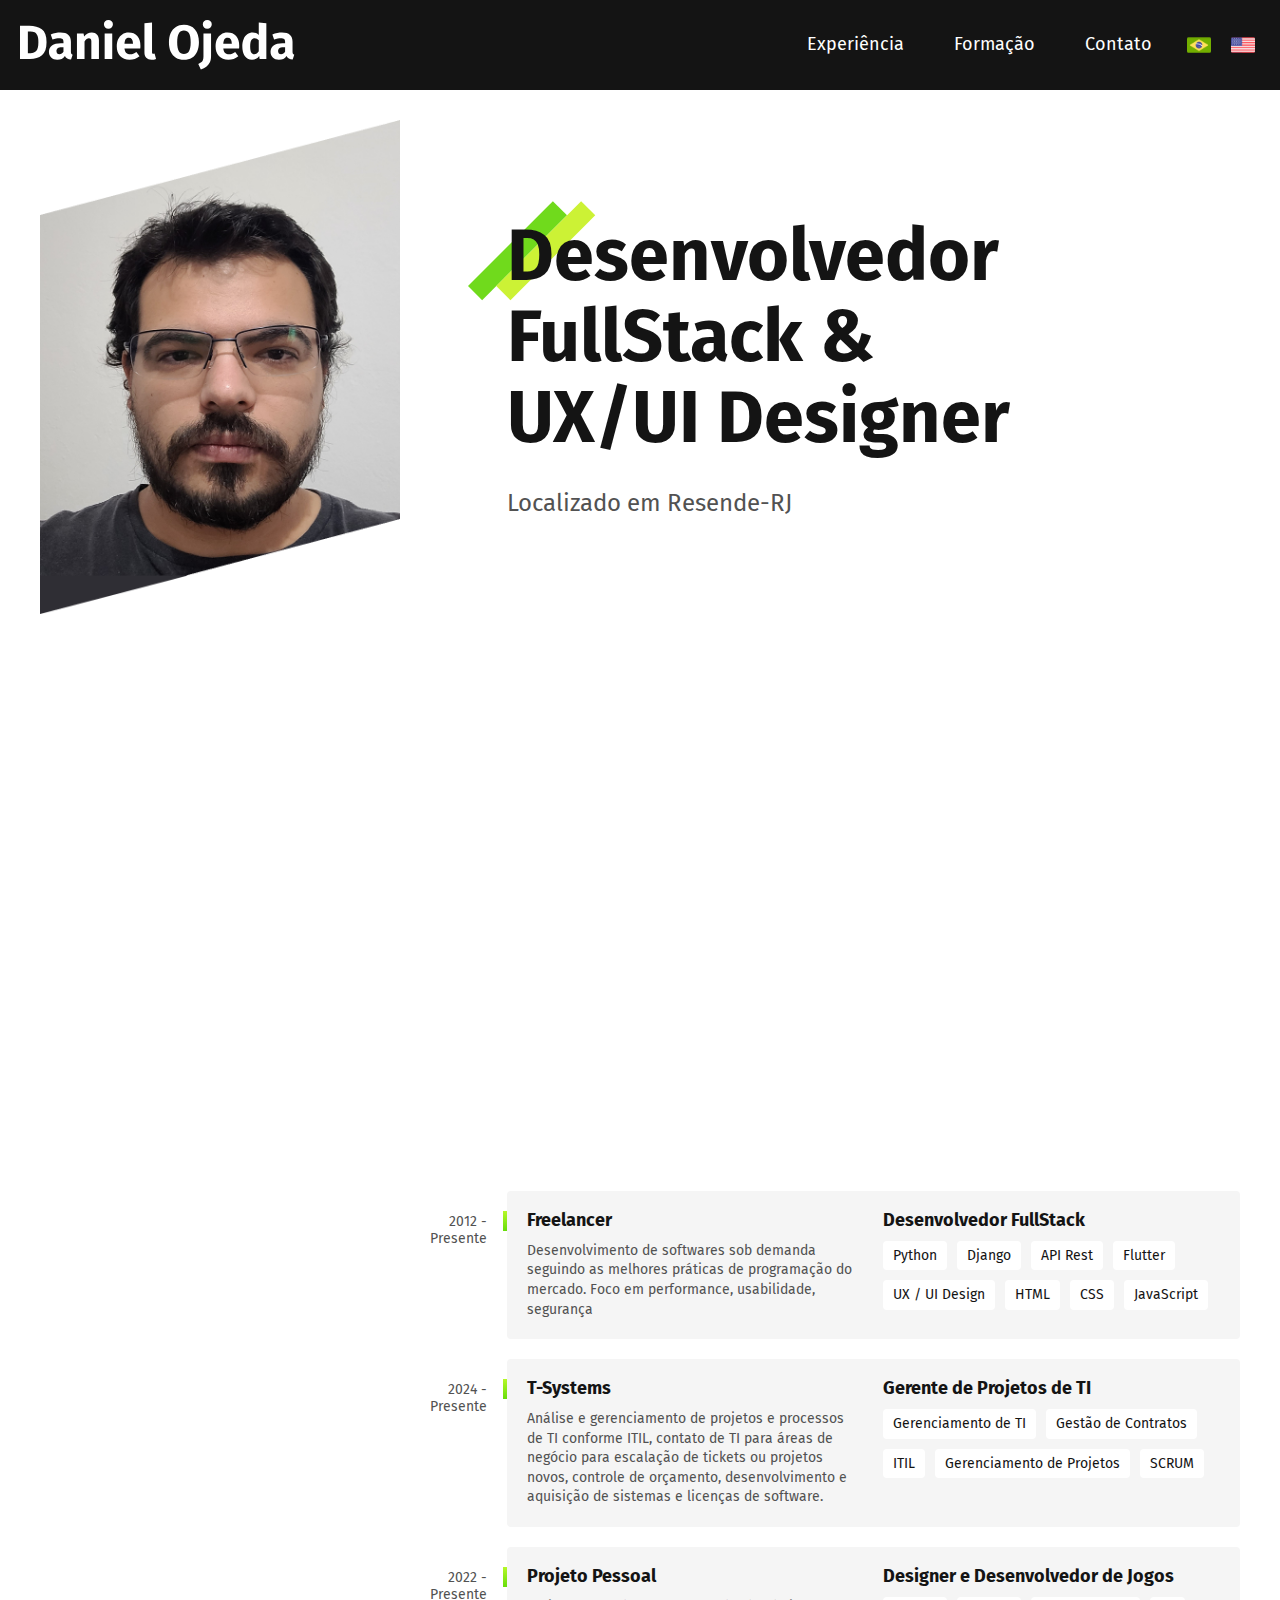
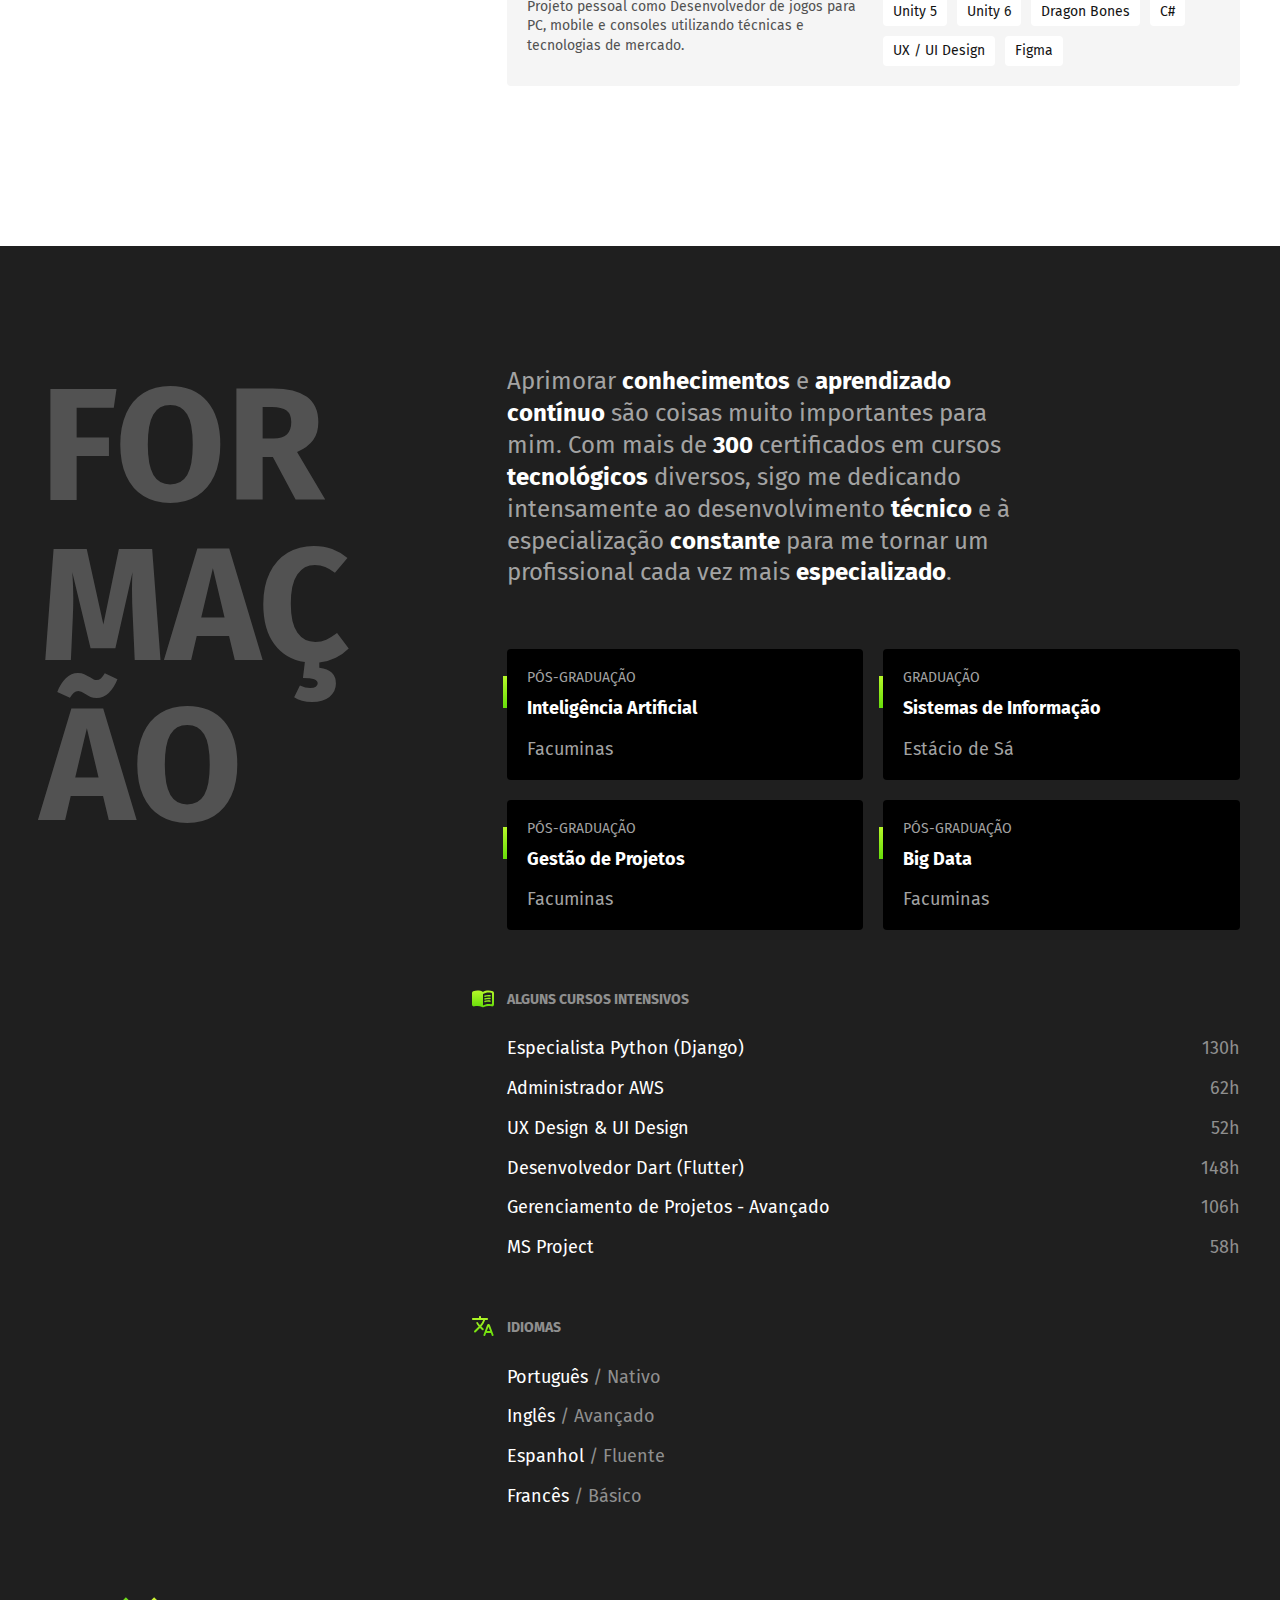
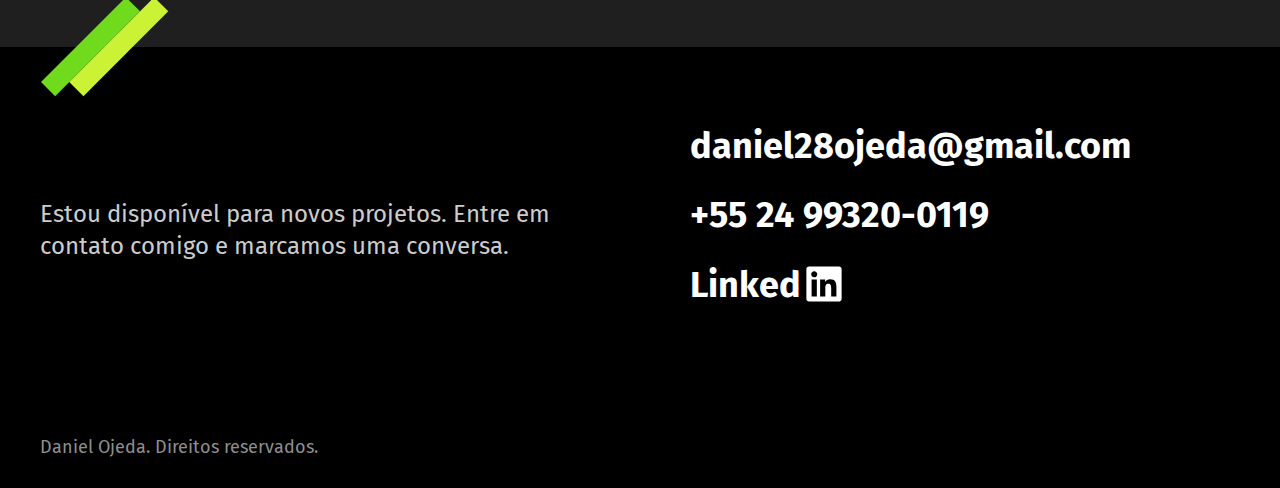
<file: index.html>
<!DOCTYPE html>
<html lang="pt-br">

<head>
  <meta charset="UTF-8">
  <meta name="viewport" content="width=device-width, initial-scale=1.0">
  <meta name="description" content="Desenvolvedor FullStack Python e UX/UI Designer">
  
  <link rel="icon" href="./favicon6.svg" type="image/svg+xml">
  
  <link rel="preload" href="./css/style.css" as="style">
  <link rel="stylesheet" href="./css/style.css">
  <link rel="preconnect" href="https://fonts.googleapis.com">
  <link rel="preconnect" href="https://fonts.gstatic.com" crossorigin>
  <link href="https://fonts.googleapis.com/css2?family=Fira+Sans:ital,wght@0,100;0,200;0,300;0,400;0,500;0,600;0,700;0,800;0,900;1,100;1,200;1,300;1,400;1,500;1,600;1,700;1,800;1,900&display=swap" rel="stylesheet">
  
  <script>document.documentElement.classList.add('js');</script>

  <title>Daniel Ojeda - Desenvolvedor e Designer</title>

</head>

<body>
  <header class="container">
    <div class="header">
      <a href="#inicio"><img src="./img/marca2.svg" alt="Daniel Ojeda" width="275" height="50"></a>
      <nav class="header-nav">
        <ul class="header-menu">
          <li><a href="#experiencia">Experiência</a></li>
          <li><a href="#formacao">Formação</a></li>
          <li><a href="#contato">Contato</a></li>
        </ul>
        <ul class="language-menu">
          <li><a href="./index.html"><img class="language-icon" src="./img/brasil.svg" alt="language pt-br"></a></li>
          <li><a href="./index_en.html"><img class="language-icon" src="./img/usa.svg" alt="language en-us"></a></li>
        </ul>
      </nav>
    </div>
  </header>

  <main class="introducao" id="inicio">
    <img src="./img/perfil.png" alt="Daniel Ojeda" width="360" height="520" class="fadeInDown" data-anime="100">
    <div data-anime="600" class="fadeInDown">
      <h1>Desenvolvedor<br>FullStack &<br>UX/UI Designer</h1>
      <p>Localizado em Resende-RJ</p>
    </div>
  </main>

  <section class="experiencia" id="experiencia" aria-label="Experiência">
    <h2 class="subtitulo fadeInDown" data-anime="800">Experiência</h2>
    <div>
      <p class="experiencia-texto fadeInDown" data-anime="1100">Com experiência tanto em <strong>programação</strong> quanto em <strong>gerenciamento de projetos</strong>, tenho total capacidade de liderar equipes multidisciplinares e entregar <strong>soluções tecnológicas eficientes</strong>. Minha trajetória inclui desenvolvimento de <strong>sistemas complexos</strong> utilizando diversas linguagens e <strong>frameworks</strong>, além de <strong>gestão de contratos</strong> em grandes empresas. Estou sempre em busca de novos desafios que me permitam aplicar e expandir minhas habilidades técnicas e gerenciais.</p>

      <div>
        <div class="empresa">
          <span class="empresa-ano">2012 - Presente</span>
          <h3 class="empresa-titulo">Freelancer</h3>
          <span class="empresa-titulo">Desenvolvedor FullStack</span>
          <p class="empresa-texto">Desenvolvimento de softwares sob demanda seguindo as melhores práticas de programação do mercado. Foco em performance, usabilidade, segurança</p>
          <ul class="empresa-habilidades">
            <li>Python</li>
            <li>Django</li>
            <li>API Rest</li>
            <li>Flutter</li>
            <li>UX / UI Design</li>
            <li>HTML</li>
            <li>CSS</li>
            <li>JavaScript</li>
          </ul>
        </div>
  
        <div class="empresa">
          <span class="empresa-ano">2024 - Presente</span>
          <h3 class="empresa-titulo">T-Systems</h3>
          <span class="empresa-titulo">Gerente de Projetos de TI</span>
          <p class="empresa-texto">Análise e gerenciamento de projetos e processos de TI conforme ITIL, contato de TI para áreas de negócio para escalação de tickets ou projetos novos, controle de orçamento, desenvolvimento e aquisição de sistemas e licenças de software.</p>
          <ul class="empresa-habilidades">
            <li>Gerenciamento de TI</li>
            <li>Gestão de Contratos</li>
            <li>ITIL</li>
            <li>Gerenciamento de Projetos</li>
            <li>SCRUM</li>
          </ul>
        </div>
  
        <div class="empresa">
          <span class="empresa-ano">2022 - Presente</span>
          <h3 class="empresa-titulo">Projeto Pessoal</h3>
          <span class="empresa-titulo">Designer e Desenvolvedor de Jogos</span>
          <p class="empresa-texto">Projeto pessoal como Desenvolvedor de jogos para PC, mobile e consoles utilizando técnicas e tecnologias de mercado.</p>
          <ul class="empresa-habilidades">
            <li>Unity 5</li>
            <li>Unity 6</li>
            <li>Dragon Bones</li>
            <li>C#</li>
            <li>UX / UI Design</li>
            <li>Figma</li>
          </ul>
        </div>
      </div>

    </div>
  </section>

  <section class="formacao" id="formacao" aria-label="Formação">
    <div class="formacao-container">
      <h2 class="subtitulo">Formação</h2>

      <div>
        <p class="formacao-texto">
          Aprimorar <strong>conhecimentos</strong> e <strong>aprendizado contínuo</strong> são coisas muito importantes para mim. Com mais de <strong>300</strong> certificados em cursos <strong>tecnológicos</strong> diversos, sigo me dedicando intensamente ao desenvolvimento <strong>técnico</strong> e à especialização <strong>constante</strong> para me tornar um profissional cada vez mais <strong>especializado</strong>.
        </p>

        <ul class="faculdade-lista">
          <li class="faculdade">
            <span class="faculdade-tipo">Pós-Graduação</span>
            <h3 class="faculdade-curso">Inteligência Artificial</h3>
            <span class="faculdade-instituicao">Facuminas</span>
          </li>
          <li class="faculdade">
            <span class="faculdade-tipo">Graduação</span>
            <h3 class="faculdade-curso">Sistemas de Informação</h3>
            <span class="faculdade-instituicao">Estácio de Sá</span>
          </li>
          <li class="faculdade">
            <span class="faculdade-tipo">Pós-Graduação</span>
            <h3 class="faculdade-curso">Gestão de Projetos </h3>
            <span class="faculdade-instituicao">Facuminas</span>
          </li>
          <li class="faculdade">
            <span class="faculdade-tipo">Pós-Graduação</span>
            <h3 class="faculdade-curso">Big Data</h3>
            <span class="faculdade-instituicao">Facuminas</span>
          </li>
        </ul>

        <div class="formacao-extra">
          <div class="cursos">
            <h3>Alguns Cursos Intensivos</h3>
            <ul>
              <li>Especialista Python (Django)<span>130h</span></li>
              <li>Administrador AWS<span>62h</span></li>
              <li>UX Design & UI Design<span>52h</span></li>
              <li>Desenvolvedor Dart (Flutter)<span>148h</span></li>
              <li>Gerenciamento de Projetos - Avançado<span>106h</span></li>
              <li>MS Project<span>58h</span></li>
            </ul>
          </div>
          <div class="idiomas">
            <h3>Idiomas</h3>
            <ul>
              <li>Português <span>/ Nativo</span></li>
              <li>Inglês <span>/ Avançado</span></li>
              <li>Espanhol <span>/ Fluente</span></li>
              <li>Francês <span>/ Básico</span></li>
            </ul>
          </div>
        </div>
      </div>
    </div>
  </section>

  <footer class="footer" id="contato">
    <div class="footer-container">
      <p class="footer-texto">Estou disponível para novos projetos. Entre em contato comigo e marcamos uma conversa.</p>
      <ul class="footer-contato">
        <li>daniel28ojeda@gmail.com</li>
        <li><a href="https://wa.me/5524993200119" target="_blank">+55 24 99320-0119</a></li>
        <li><a href="https://www.linkedin.com/in/daniel-ojeda-ramos-da-silva/" target="_blank">Linked <span><img src="./img/Linkedin.svg" alt="Logo Linkedin" width="36" height="36"></span></a></li>
      </ul>
      <p class="footer-copy">Daniel Ojeda. Direitos reservados.</p>
    </div>
  </footer>

  <script src="./js/plugins/simple-anime.js"></script>
  <script src="./js/scripts.js"></script>
</body>

</html>
</file>
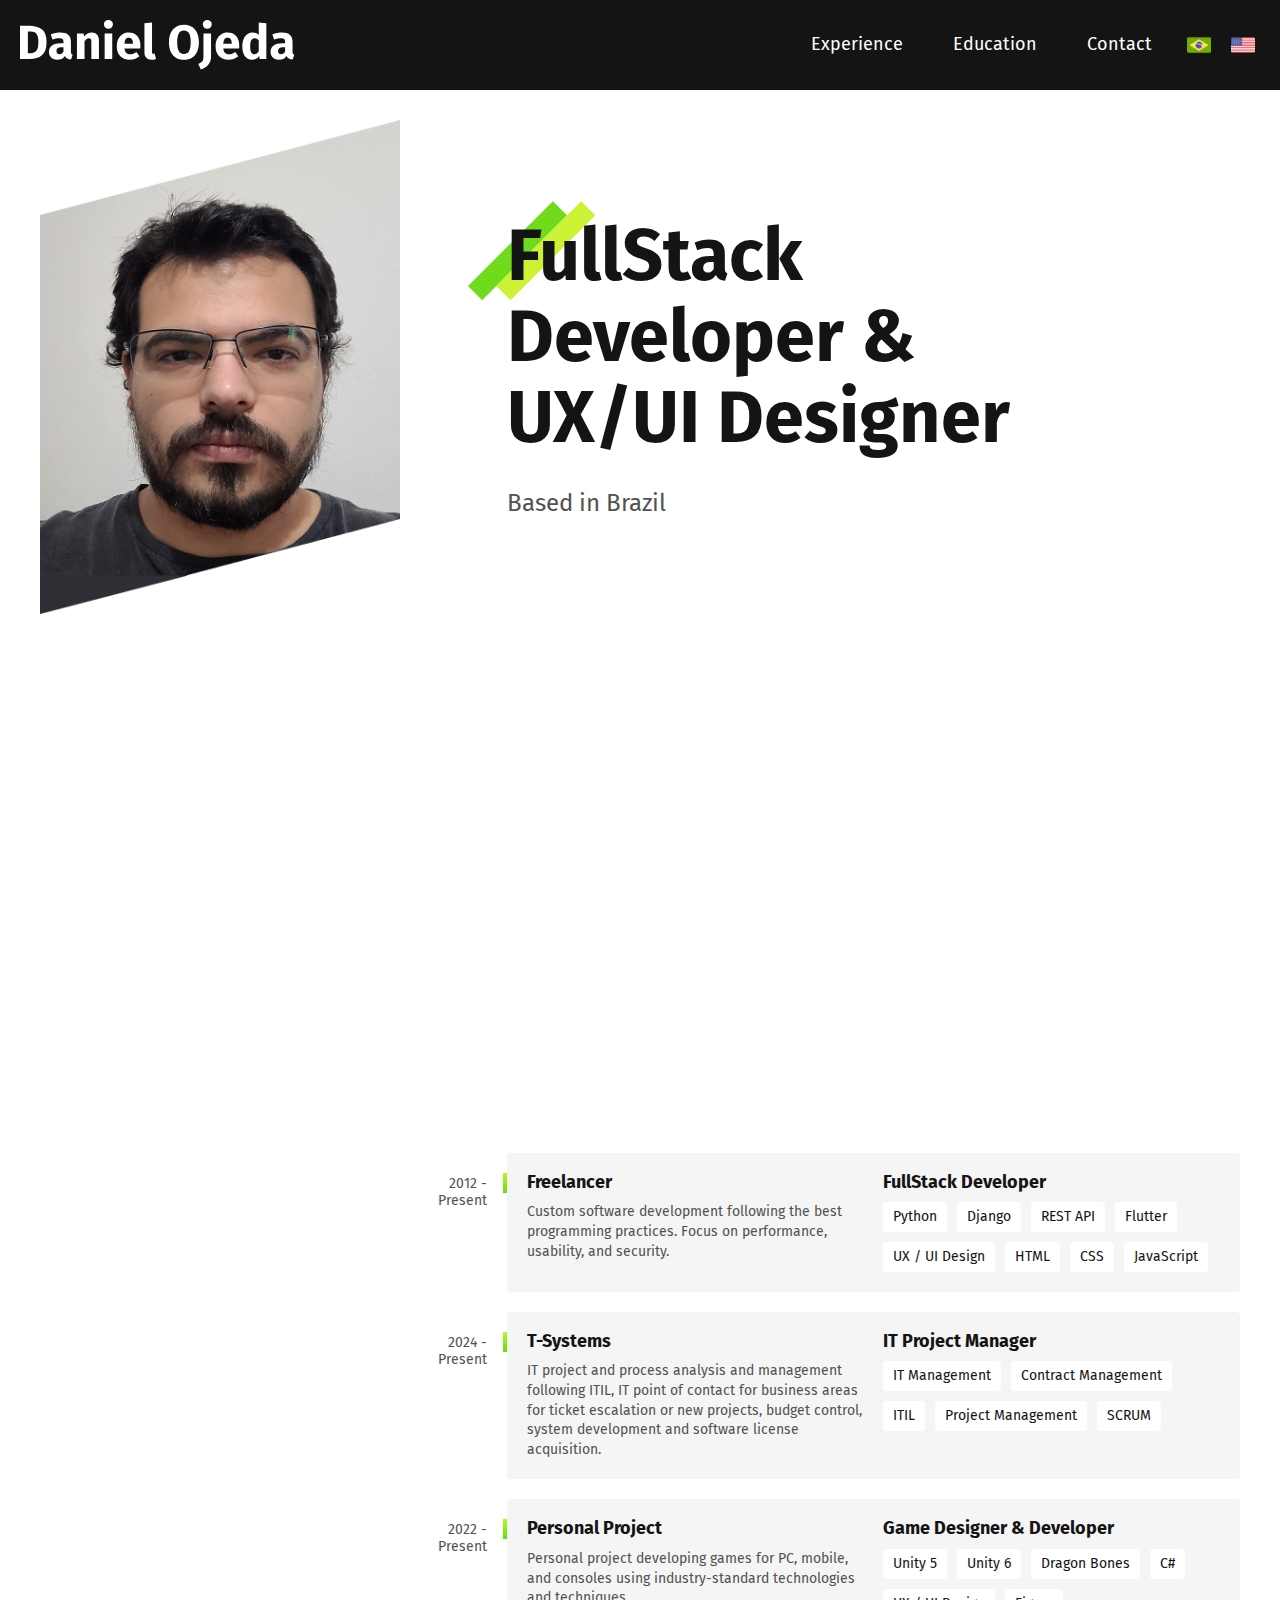
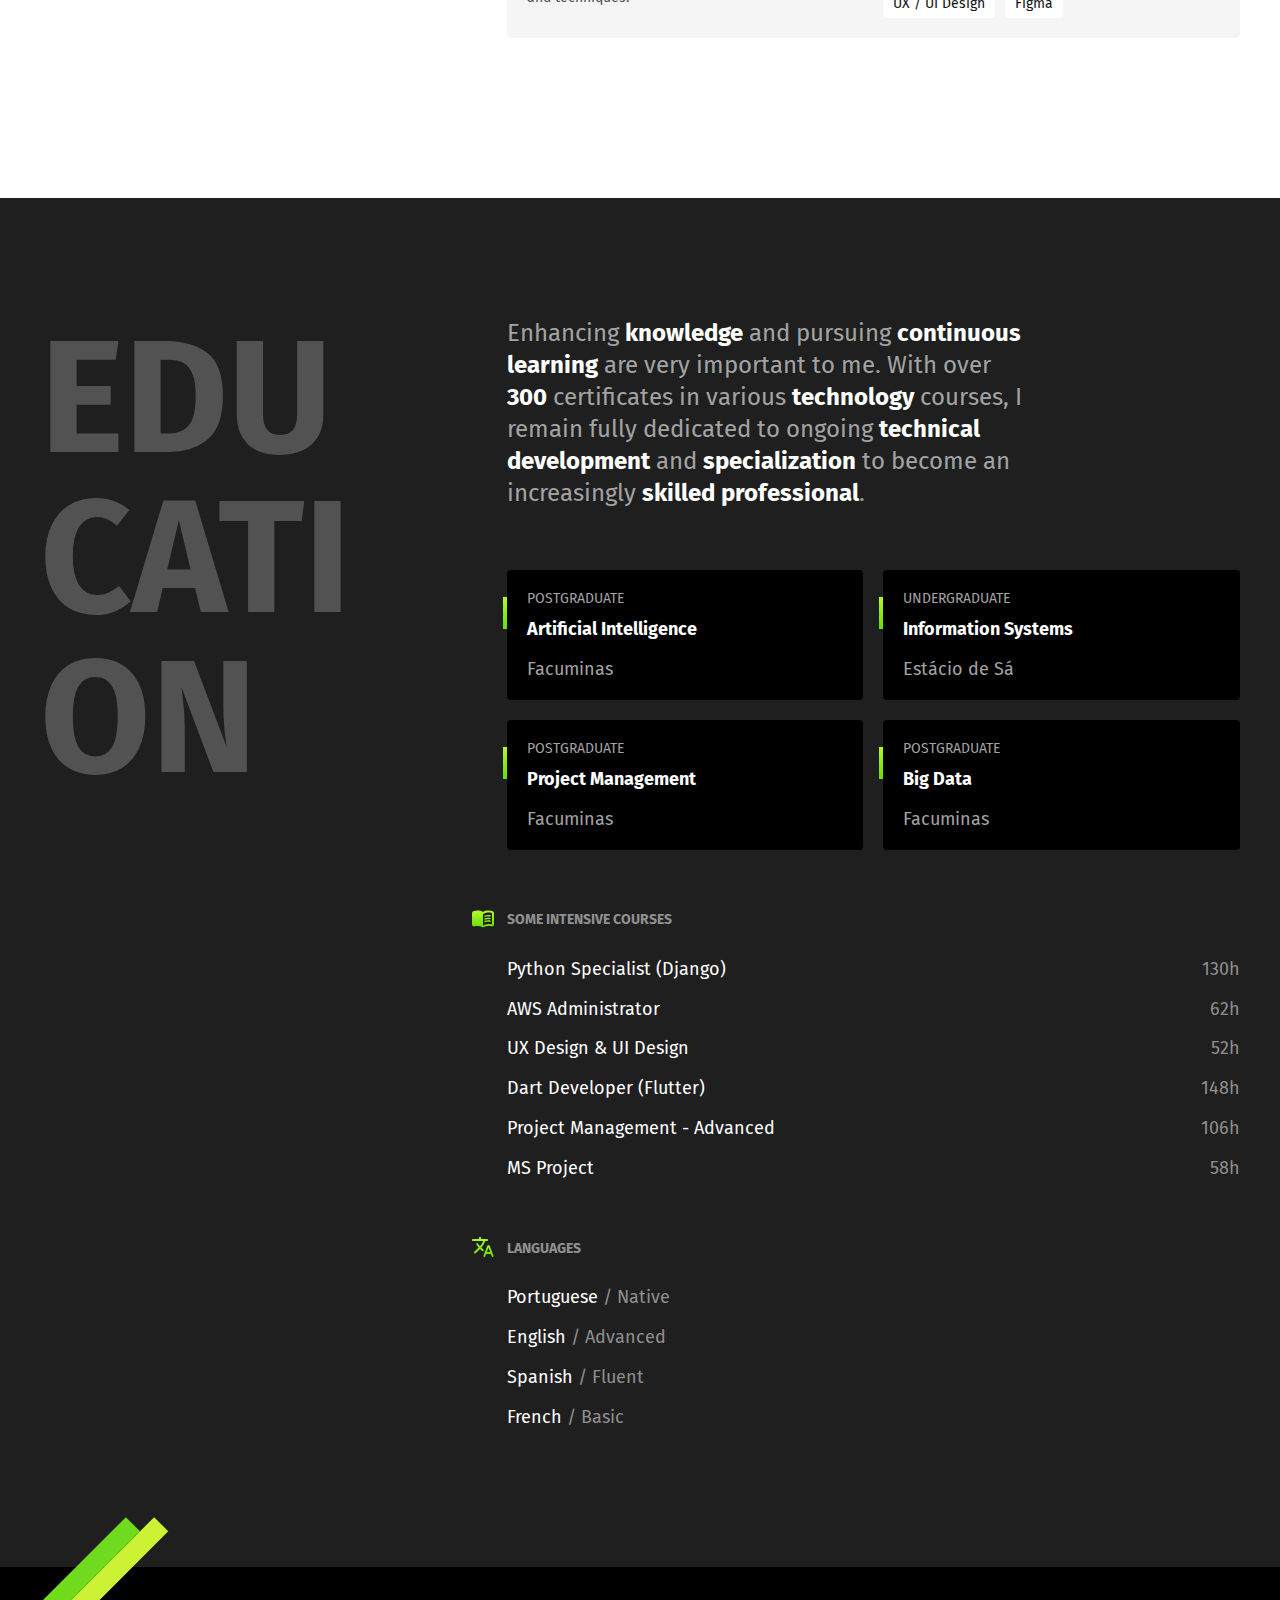
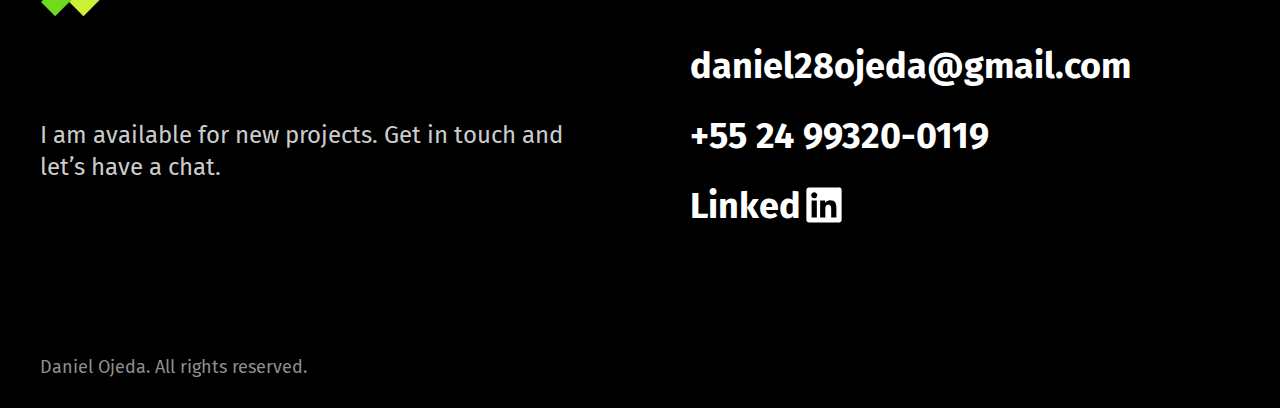
<file: index_en.html>
<!DOCTYPE html>
<html lang="pt-br">

<head>
  <meta charset="UTF-8">
  <meta name="viewport" content="width=device-width, initial-scale=1.0">
  <meta name="description" content="Desenvolvedor FullStack Python e UX/UI Designer">
  
  <link rel="icon" href="./favicon6.svg" type="image/svg+xml">
  
  <link rel="preload" href="./css/style.css" as="style">
  <link rel="stylesheet" href="./css/style.css">
  <link rel="preconnect" href="https://fonts.googleapis.com">
  <link rel="preconnect" href="https://fonts.gstatic.com" crossorigin>
  <link href="https://fonts.googleapis.com/css2?family=Fira+Sans:ital,wght@0,100;0,200;0,300;0,400;0,500;0,600;0,700;0,800;0,900;1,100;1,200;1,300;1,400;1,500;1,600;1,700;1,800;1,900&display=swap" rel="stylesheet">
  
  <script>document.documentElement.classList.add('js');</script>

  <title>Daniel Ojeda - Developer and Designer</title>

</head>

<body>
  <header class="container">
    <div class="header">
      <a href="#inicio"><img src="./img/marca2.svg" alt="Daniel Ojeda" width="275" height="50"></a>
      <nav class="header-nav">
        <ul class="header-menu">
          <li><a href="#experiencia">Experience</a></li>
          <li><a href="#formacao">Education</a></li>
          <li><a href="#contato">Contact</a></li>
        </ul>
        <ul class="language-menu">
          <li><a href="./index.html"><img class="language-icon" src="./img/brasil.svg" alt="language pt-br"></a></li>
          <li><a href="./index_en.html"><img class="language-icon" src="./img/usa.svg" alt="language en-us"></a></li>
        </ul>
      </nav>
    </div>
  </header>

  <main class="introducao" id="inicio">
    <img src="./img/perfil.png" alt="Daniel Ojeda" width="360" height="520" class="fadeInDown" data-anime="100">
    <div data-anime="600" class="fadeInDown">
      <h1>FullStack<br>Developer &<br>UX/UI Designer</h1>
      <p>Based in Brazil</p>
    </div>
  </main>

  <section class="experiencia" id="experiencia" aria-label="Experiência">
    <h2 class="subtitulo fadeInDown" data-anime="800">Experience</h2>
    <div>
      <p class="experiencia-texto fadeInDown" data-anime="1100">With experience in both <strong>programming</strong> and <strong>project management</strong>, I am fully capable of leading multidisciplinary teams and delivering <strong>efficient tech solutions</strong>. My background includes developing <strong>complex systems</strong> using various languages and <strong>frameworks</strong>, as well as <strong>contract management</strong> in large companies. I am always seeking new challenges that allow me to apply and expand my technical and managerial skills.</p>

      <div>
          <div class="empresa">
          <span class="empresa-ano">2012 - Present</span>
          <h3 class="empresa-titulo">Freelancer</h3>
          <span class="empresa-titulo">FullStack Developer</span>
          <p class="empresa-texto">Custom software development following the best programming practices. Focus on performance, usability, and security.</p>
          <ul class="empresa-habilidades">
            <li>Python</li>
            <li>Django</li>
            <li>REST API</li>
            <li>Flutter</li>
            <li>UX / UI Design</li>
            <li>HTML</li>
            <li>CSS</li>
            <li>JavaScript</li>
          </ul>
        </div>
  
        <div class="empresa">
          <span class="empresa-ano">2024 - Present</span>
          <h3 class="empresa-titulo">T-Systems</h3>
          <span class="empresa-titulo">IT Project Manager</span>
          <p class="empresa-texto">IT project and process analysis and management following ITIL, IT point of contact for business areas for ticket escalation or new projects, budget control, system development and software license acquisition.</p>
          <ul class="empresa-habilidades">
            <li>IT Management</li>
            <li>Contract Management</li>
            <li>ITIL</li>
            <li>Project Management</li>
            <li>SCRUM</li>
          </ul>
        </div>
  
        <div class="empresa">
          <span class="empresa-ano">2022 - Present</span>
          <h3 class="empresa-titulo">Personal Project</h3>
          <span class="empresa-titulo">Game Designer & Developer</span>
          <p class="empresa-texto">Personal project developing games for PC, mobile, and consoles using industry-standard technologies and techniques.</p>
          <ul class="empresa-habilidades">
            <li>Unity 5</li>
            <li>Unity 6</li>
            <li>Dragon Bones</li>
            <li>C#</li>
            <li>UX / UI Design</li>
            <li>Figma</li>
          </ul>
        </div>
      </div>

    </div>
  </section>

  <section class="formacao" id="formacao" aria-label="Formação">
    <div class="formacao-container">
      <h2 class="subtitulo">Education</h2>

      <div>
        <p class="formacao-texto">
          Enhancing <strong>knowledge</strong> and pursuing <strong>continuous learning</strong> are very important to me. With over <strong>300</strong> certificates in various <strong>technology</strong> courses, I remain fully dedicated to ongoing <strong>technical development</strong> and <strong>specialization</strong> to become an increasingly <strong>skilled professional</strong>.
        </p>

        <ul class="faculdade-lista">
          <li class="faculdade">
            <span class="faculdade-tipo">Postgraduate</span>
            <h3 class="faculdade-curso">Artificial Intelligence</h3>
            <span class="faculdade-instituicao">Facuminas</span>
          </li>
          <li class="faculdade">
            <span class="faculdade-tipo">Undergraduate</span>
            <h3 class="faculdade-curso">Information Systems</h3>
            <span class="faculdade-instituicao">Estácio de Sá</span>
          </li>
          <li class="faculdade">
            <span class="faculdade-tipo">Postgraduate</span>
            <h3 class="faculdade-curso">Project Management</h3>
            <span class="faculdade-instituicao">Facuminas</span>
          </li>
          <li class="faculdade">
            <span class="faculdade-tipo">Postgraduate</span>
            <h3 class="faculdade-curso">Big Data</h3>
            <span class="faculdade-instituicao">Facuminas</span>
          </li>
        </ul>

        <div class="formacao-extra">
          <div class="cursos">
            <h3>Some Intensive Courses</h3>
            <ul>
              <li>Python Specialist (Django)<span>130h</span></li>
              <li>AWS Administrator<span>62h</span></li>
              <li>UX Design & UI Design<span>52h</span></li>
              <li>Dart Developer (Flutter)<span>148h</span></li>
              <li>Project Management - Advanced<span>106h</span></li>
              <li>MS Project<span>58h</span></li>
            </ul>
          </div>
          <div class="idiomas">
            <h3>Languages</h3>
            <ul>
              <li>Portuguese <span>/ Native</span></li>
              <li>English <span>/ Advanced</span></li>
              <li>Spanish <span>/ Fluent</span></li>
              <li>French <span>/ Basic</span></li>
            </ul>
          </div>
        </div>
      </div>
    </div>
  </section>

  <footer class="footer" id="contato">
    <div class="footer-container">
      <p class="footer-texto">I am available for new projects. Get in touch and let’s have a chat.</p>
      <ul class="footer-contato">
        <li>daniel28ojeda@gmail.com</li>
        <li><a href="https://wa.me/5524993200119" target="_blank">+55 24 99320-0119</a></li>
        <li><a href="https://www.linkedin.com/in/daniel-ojeda-ramos-da-silva/" target="_blank">Linked <span><img src="./img/Linkedin.svg" alt="Linkedin Logo" width="36" height="36"></span></a></li>
      </ul>
      <p class="footer-copy">Daniel Ojeda. All rights reserved.</p>
    </div>
  </footer>

  <script src="./js/plugins/simple-anime.js"></script>
  <script src="./js/scripts.js"></script>
</body>

</html>
</file>
<file: css/style.css>
@import "./global.css";
@import "./header.css";
@import "./introducao.css";
@import "./experiencia.css";
@import "./formacao.css";
@import "./footer.css";
@import "./animacao.css";
</file>
